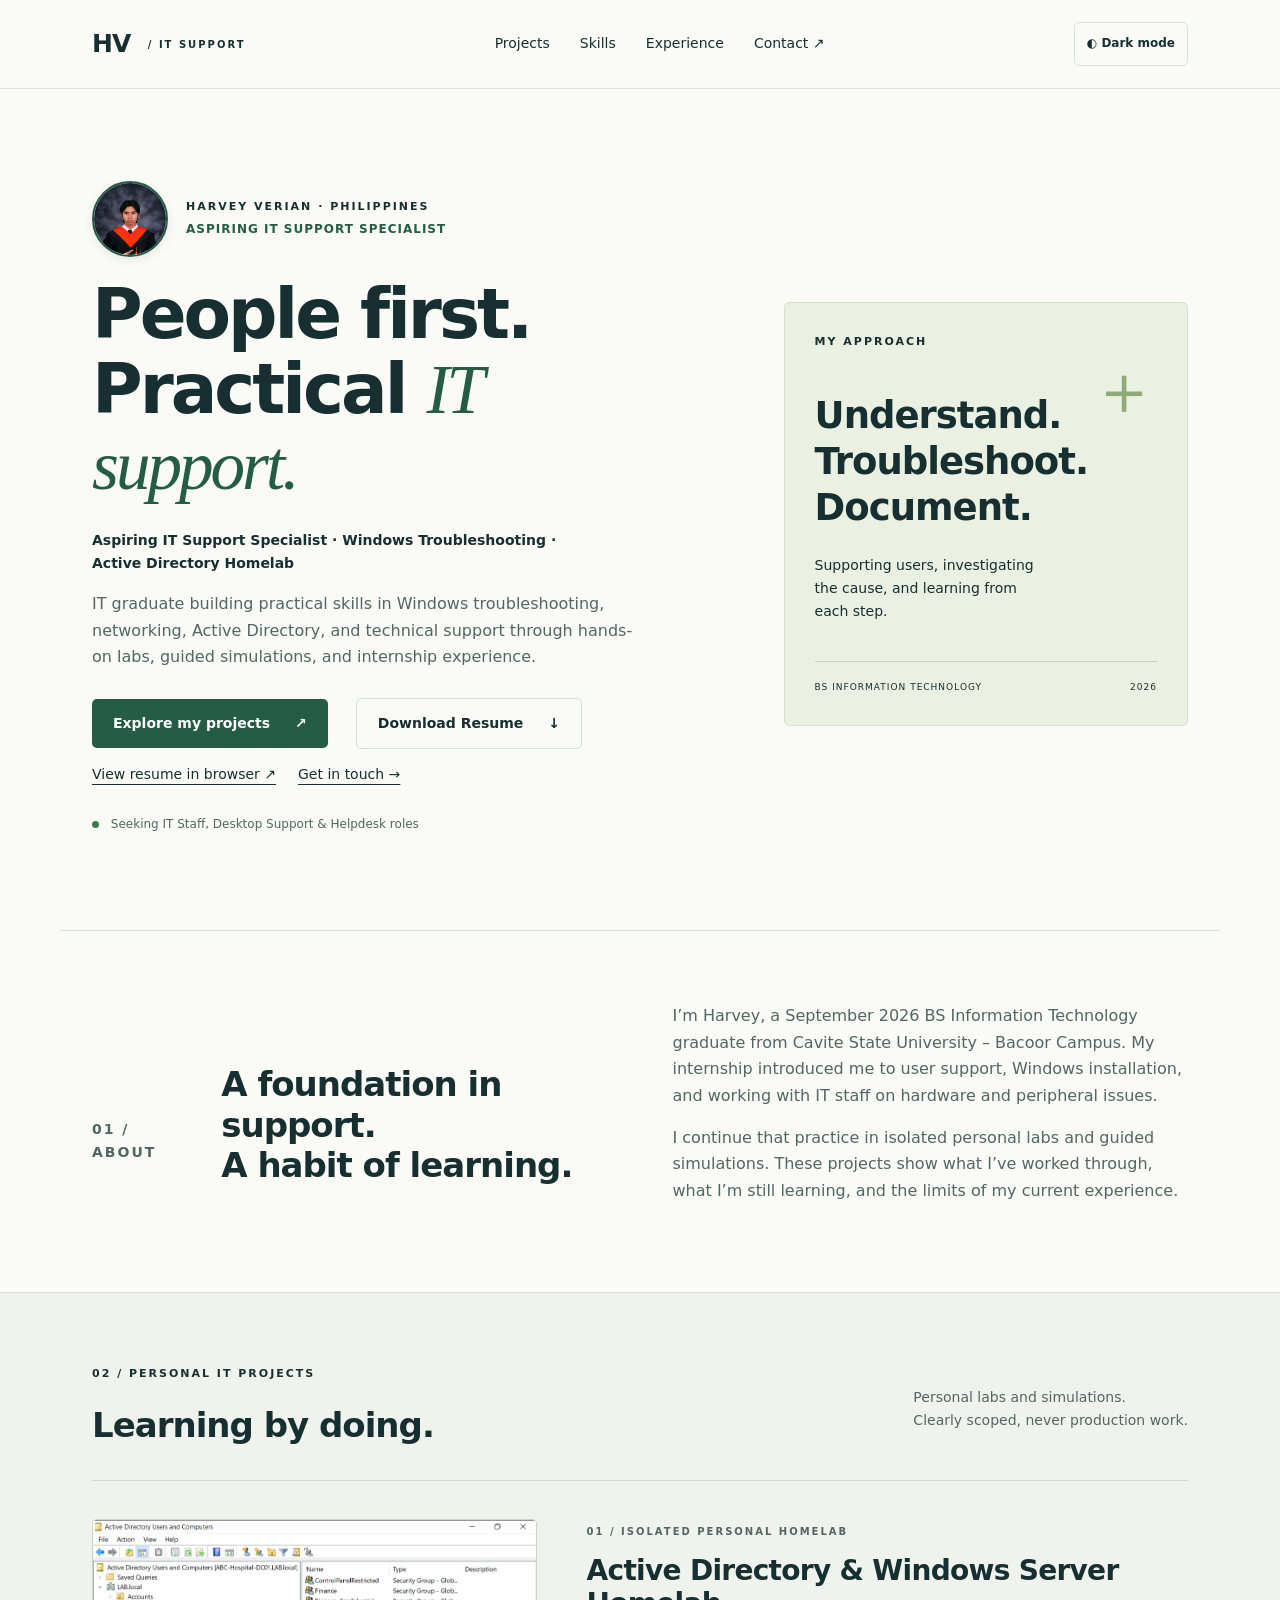
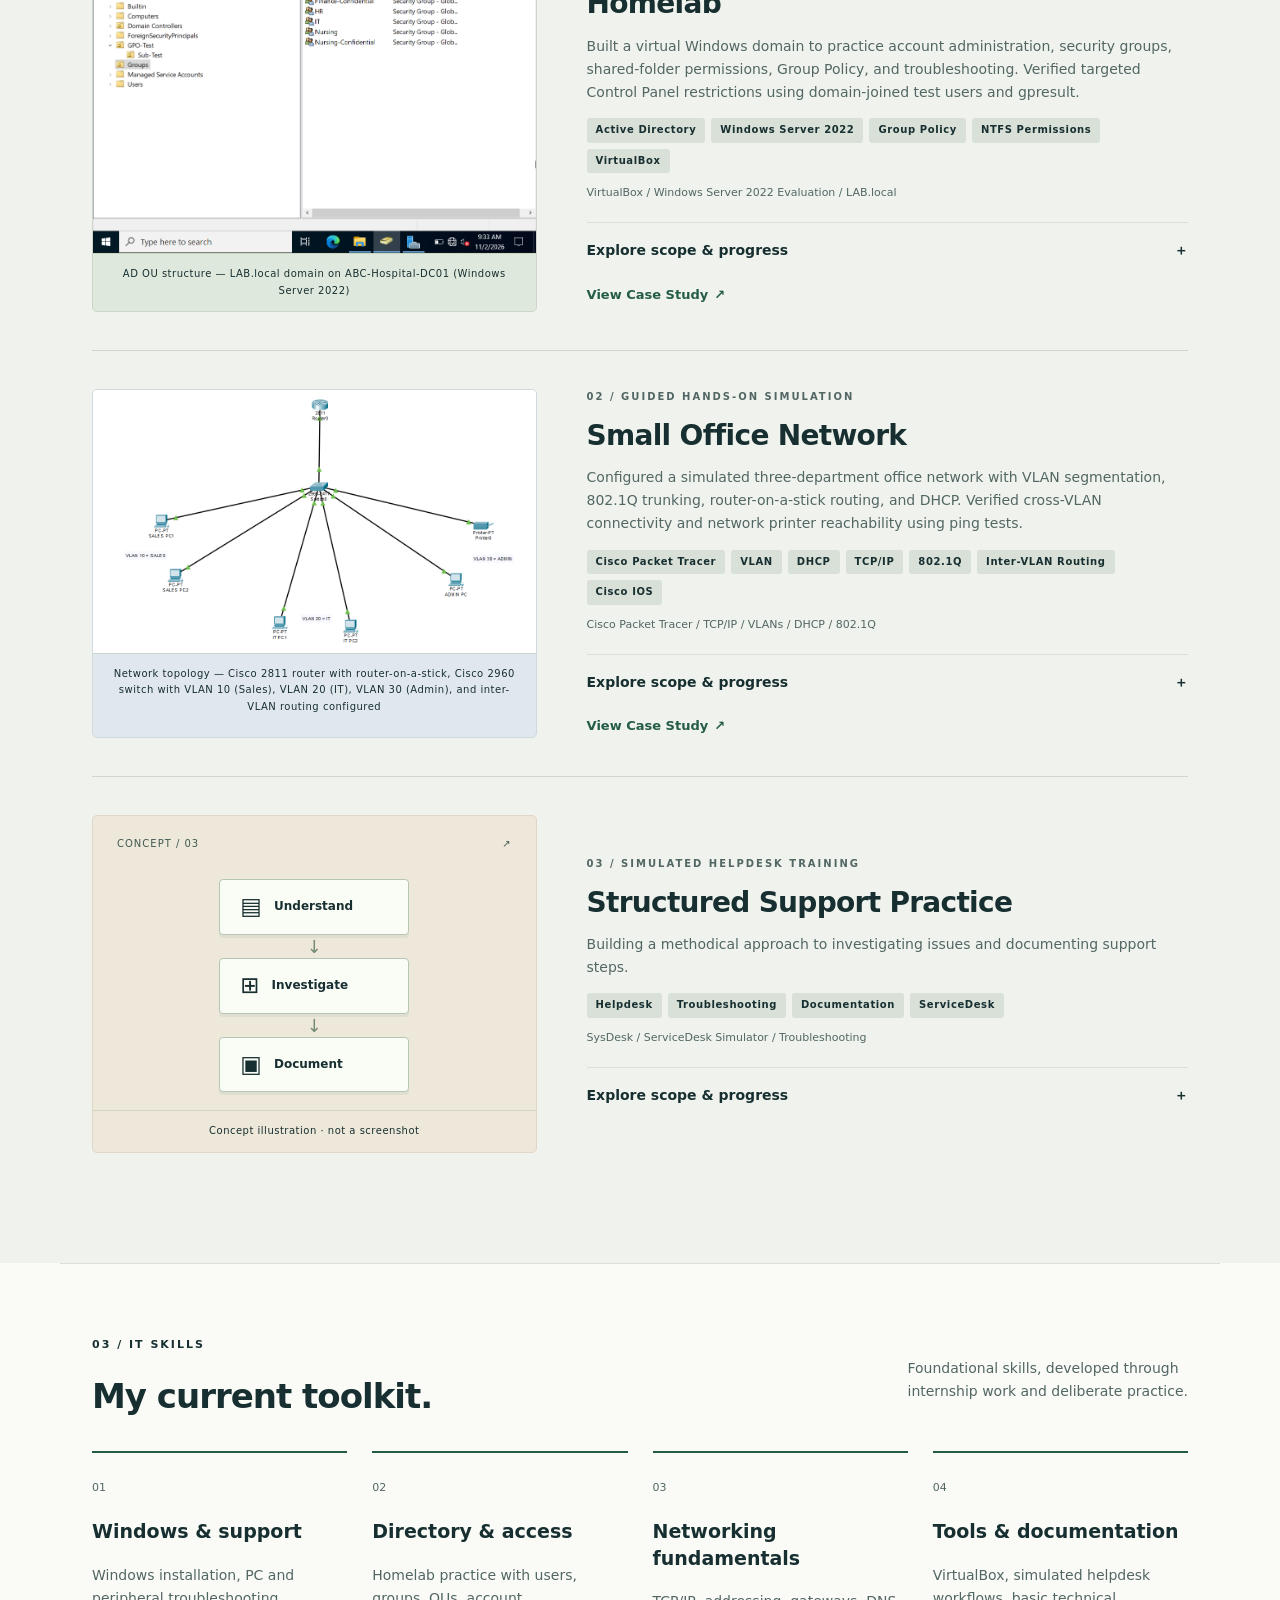
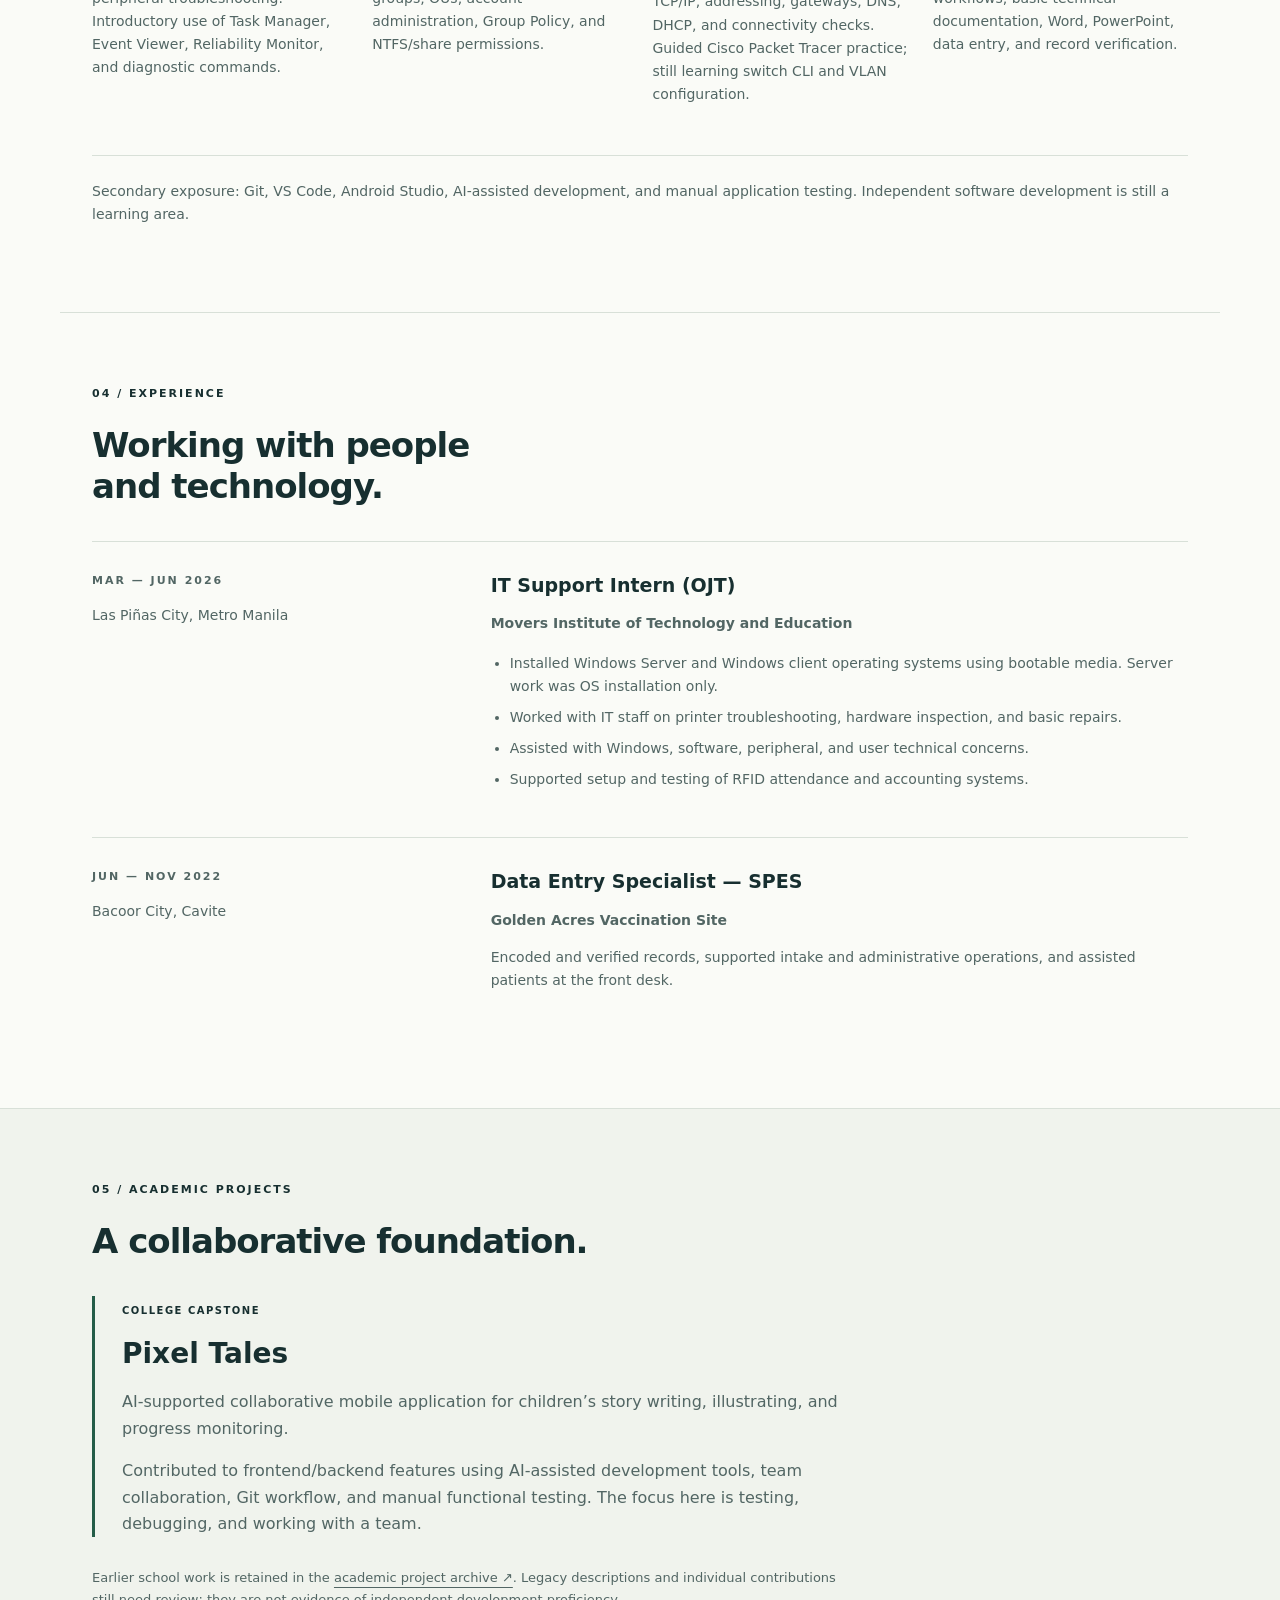
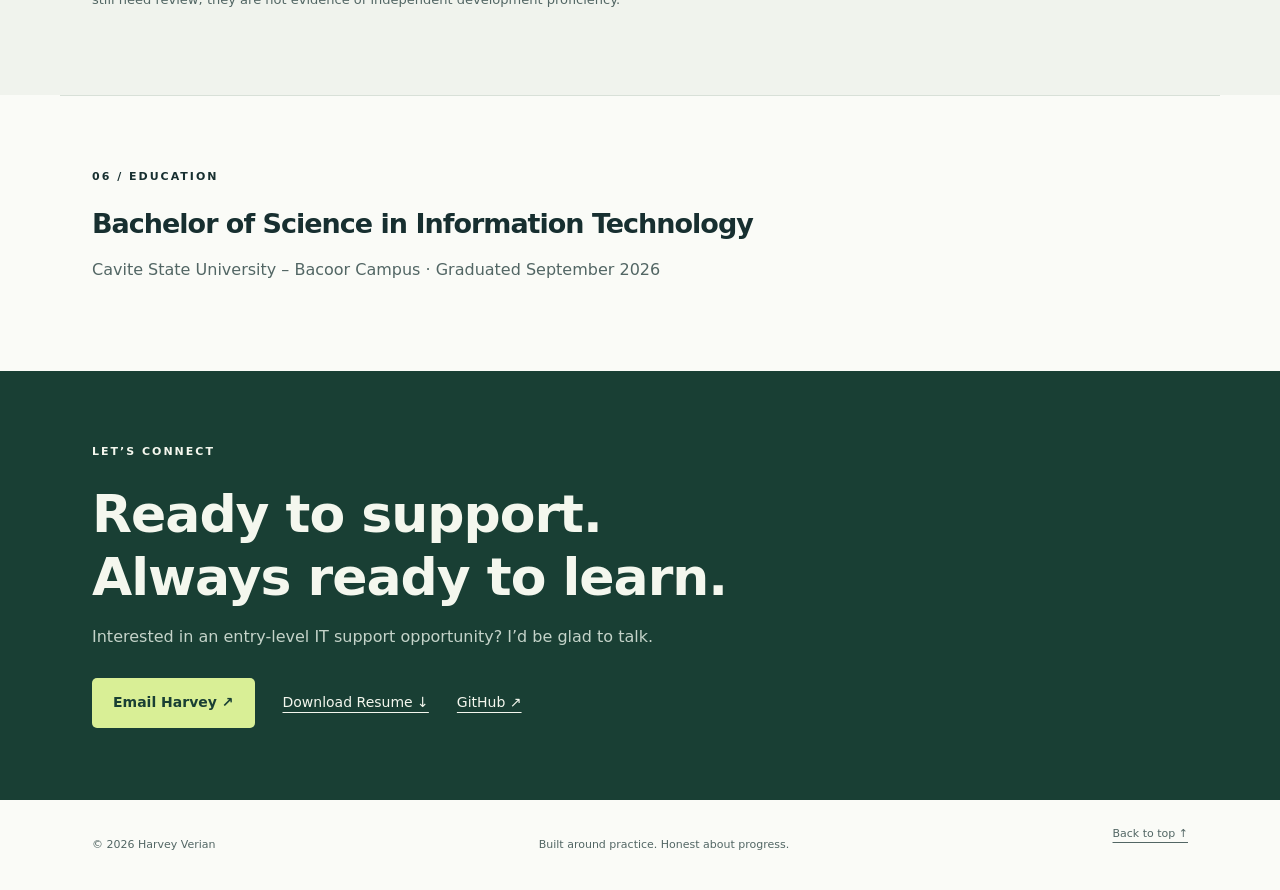
<file: index.html>
<!doctype html>
<html lang="en"><head><meta charset="utf-8"><meta name="viewport" content="width=device-width, initial-scale=1"><meta name="description" content="Harvey Verian — entry-level IT support, Windows troubleshooting, and personal Active Directory labs."><title>Harvey Verian | IT Support Portfolio</title><script>
// Apply the saved theme before paint; fall back to the device preference.
try { const saved = localStorage.getItem('portfolio-theme'); document.documentElement.dataset.theme = saved === 'dark' || saved === 'light' ? saved : (matchMedia('(prefers-color-scheme: dark)').matches ? 'dark' : 'light'); } catch { document.documentElement.dataset.theme = matchMedia('(prefers-color-scheme: dark)').matches ? 'dark' : 'light'; }
</script><link rel="stylesheet" href="portfolio.css"><script src="portfolio.js" defer></script></head>
<body><a class="skip" href="#main">Skip to content</a><header><nav class="wrap" aria-label="Main navigation"><a class="brand" href="#home">HV<span> / IT SUPPORT</span></a><div class="nav-links"><a href="#projects">Projects</a><a href="#skills">Skills</a><a href="#experience">Experience</a><a href="#contact">Contact ↗</a></div><button class="theme-toggle" type="button" aria-label="Dark mode" aria-pressed="false" hidden><span aria-hidden="true">◐</span> <span>Dark mode</span></button></nav></header>
<main id="main"><section class="hero wrap" id="home"><div><div class="hero-identity"><img class="hero-photo" src="assets/img/Profile/harvey-profile.jpg" alt="Portrait of Harvey M. Verian" width="76" height="76" loading="eager"><div><p class="eyebrow">HARVEY VERIAN · PHILIPPINES</p><p class="role-badge">Aspiring IT Support Specialist</p></div></div><h1>People first.<br>Practical <em>IT support.</em></h1><p class="headline">Aspiring IT Support Specialist · Windows Troubleshooting · Active Directory Homelab</p><p class="intro">IT graduate building practical skills in Windows troubleshooting, networking, Active Directory, and technical support through hands-on labs, guided simulations, and internship experience.</p><div class="actions"><a class="button" href="#projects">Explore my projects <span>↗</span></a><a class="button button--outline" href="assets/img/Documents/Harvey_Verian_Resume.pdf" download="Harvey_Verian_Resume.pdf">Download Resume <span>↓</span></a></div><div class="actions actions--secondary"><a class="text-link" href="assets/img/Documents/Harvey_Verian_Resume.pdf" target="_blank" rel="noopener noreferrer">View resume in browser ↗</a><a class="text-link" href="#contact">Get in touch →</a></div><p class="availability"><span></span> Seeking IT Staff, Desktop Support & Helpdesk roles</p></div><aside class="hero-note"><p class="eyebrow">MY APPROACH</p><div class="approach-mark" aria-hidden="true">＋</div><h2>Understand.<br>Troubleshoot.<br>Document.</h2><p>Supporting users, investigating the cause, and learning from each step.</p><div class="note-footer">BS INFORMATION TECHNOLOGY <span>2026</span></div></aside></section>
<section class="section wrap" id="about"><div class="section-heading"><p class="eyebrow">01 / ABOUT</p><h2>A foundation in support.<br>A habit of learning.</h2></div><div class="about-copy"><p>I’m Harvey, a September 2026 BS Information Technology graduate from Cavite State University – Bacoor Campus. My internship introduced me to user support, Windows installation, and working with IT staff on hardware and peripheral issues.</p><p>I continue that practice in isolated personal labs and guided simulations. These projects show what I’ve worked through, what I’m still learning, and the limits of my current experience.</p></div></section>
<section class="section tinted" id="projects"><div class="wrap"><div class="section-heading"><div><p class="eyebrow">02 / PERSONAL IT PROJECTS</p><h2>Learning by doing.</h2></div><p>Personal labs and simulations.<br>Clearly scoped, never production work.</p></div><div id="project-list"></div><noscript><p>JavaScript displays the project write-ups. These cover an isolated Active Directory homelab, a guided Packet Tracer network simulation, and simulated helpdesk training. No screenshots are required.</p></noscript></div></section>
<section class="section wrap" id="skills"><div class="section-heading"><div><p class="eyebrow">03 / IT SKILLS</p><h2>My current toolkit.</h2></div><p>Foundational skills, developed through<br>internship work and deliberate practice.</p></div><div class="skill-grid"><article><span class="skill-number">01</span><h3>Windows & support</h3><p>Windows installation, PC and peripheral troubleshooting. Introductory use of Task Manager, Event Viewer, Reliability Monitor, and diagnostic commands.</p></article><article><span class="skill-number">02</span><h3>Directory & access</h3><p>Homelab practice with users, groups, OUs, account administration, Group Policy, and NTFS/share permissions.</p></article><article><span class="skill-number">03</span><h3>Networking fundamentals</h3><p>TCP/IP, addressing, gateways, DNS, DHCP, and connectivity checks. Guided Cisco Packet Tracer practice; still learning switch CLI and VLAN configuration.</p></article><article><span class="skill-number">04</span><h3>Tools & documentation</h3><p>VirtualBox, simulated helpdesk workflows, basic technical documentation, Word, PowerPoint, data entry, and record verification.</p></article></div><p class="secondary">Secondary exposure: Git, VS Code, Android Studio, AI-assisted development, and manual application testing. Independent software development is still a learning area.</p></section>
<section class="section wrap" id="experience"><div class="section-heading"><div><p class="eyebrow">04 / EXPERIENCE</p><h2>Working with people<br>and technology.</h2></div></div><article class="experience"><div><p class="eyebrow">MAR — JUN 2026</p><p>Las Piñas City, Metro Manila</p></div><div><h3>IT Support Intern (OJT)</h3><p class="organization">Movers Institute of Technology and Education</p><ul><li>Installed Windows Server and Windows client operating systems using bootable media. Server work was OS installation only.</li><li>Worked with IT staff on printer troubleshooting, hardware inspection, and basic repairs.</li><li>Assisted with Windows, software, peripheral, and user technical concerns.</li><li>Supported setup and testing of RFID attendance and accounting systems.</li></ul></div></article><article class="experience"><div><p class="eyebrow">JUN — NOV 2022</p><p>Bacoor City, Cavite</p></div><div><h3>Data Entry Specialist — SPES</h3><p class="organization">Golden Acres Vaccination Site</p><p>Encoded and verified records, supported intake and administrative operations, and assisted patients at the front desk.</p></div></article></section>
<section class="section tinted" id="academic"><div class="wrap"><div class="section-heading"><div><p class="eyebrow">05 / ACADEMIC PROJECTS</p><h2>A collaborative foundation.</h2></div></div><article class="academic"><span class="tag">COLLEGE CAPSTONE</span><h3>Pixel Tales</h3><p>AI-supported collaborative mobile application for children’s story writing, illustrating, and progress monitoring.</p><p>Contributed to frontend/backend features using AI-assisted development tools, team collaboration, Git workflow, and manual functional testing. The focus here is testing, debugging, and working with a team.</p></article><p class="archive-note">Earlier school work is retained in the <a href="projects-gallery.html">academic project archive ↗</a>. Legacy descriptions and individual contributions still need review; they are not evidence of independent development proficiency.</p></div></section>
<section class="section wrap education"><p class="eyebrow">06 / EDUCATION</p><h2>Bachelor of Science in Information Technology</h2><p>Cavite State University – Bacoor Campus · Graduated September 2026</p></section>
<section class="contact" id="contact"><div class="wrap"><p class="eyebrow">LET’S CONNECT</p><h2>Ready to support.<br>Always ready to learn.</h2><p>Interested in an entry-level IT support opportunity? I’d be glad to talk.</p><div class="actions"><a class="button" href="mailto:verianharvz@gmail.com">Email Harvey ↗</a><a class="text-link" href="assets/img/Documents/Harvey_Verian_Resume.pdf" download="Harvey_Verian_Resume.pdf">Download Resume ↓</a><a class="text-link" href="https://github.com/VRhz07">GitHub ↗</a></div></div></section></main><footer class="wrap"><p>© 2026 Harvey Verian</p><p>Built around practice. Honest about progress.</p><a href="#home">Back to top ↑</a></footer></body></html>
</file>
<file: portfolio.css>
:root{--ink:#172f30;--muted:#526664;--paper:#fafbf7;--line:#d8e0d8;--green:#245c48;--lime:#d9ef96}*{box-sizing:border-box}html{scroll-behavior:smooth;scroll-padding-top:90px}body{margin:0;background:var(--paper);color:var(--ink);font:16px/1.65 system-ui,-apple-system,BlinkMacSystemFont,"Segoe UI",sans-serif}a{color:inherit;text-underline-offset:5px}a:hover{color:var(--green)}:focus-visible{outline:3px solid #ad6917;outline-offset:5px}.wrap{max-width:1160px;margin:auto;padding-inline:32px}header{border-bottom:1px solid var(--line);background:var(--paper)}nav{min-height:88px;display:flex;align-items:center;justify-content:space-between;gap:24px}.brand{font-size:25px;font-weight:800;text-decoration:none;letter-spacing:-1px}.brand span{font-size:10px;letter-spacing:2px;margin-left:12px;vertical-align:middle}.nav-links{display:flex;gap:30px;font-size:14px}.nav-links a{text-decoration:none}.hero{display:grid;grid-template-columns:1.5fr 1fr;gap:85px;padding-block:92px 84px}.eyebrow{font-size:11px;letter-spacing:2px;font-weight:700;text-transform:uppercase;margin:0 0 22px}h1{font-size:clamp(42px,5.4vw,70px);line-height:1.09;font-weight:600;letter-spacing:-3px;margin:0 0 26px}h1 em{font-family:Georgia,serif;font-weight:400;color:var(--green)}.headline{font-size:14px;font-weight:650;max-width:500px}.intro{color:var(--muted);max-width:550px}.actions{display:flex;align-items:center;gap:28px;flex-wrap:wrap;margin-top:28px}.button{display:inline-flex;gap:25px;background:var(--green);color:white;text-decoration:none;padding:13px 21px;border-radius:5px;font-size:14px;font-weight:600}.button:hover{background:#163f30;color:white}.text-link{font-size:14px}.availability{font-size:12px;color:var(--muted);margin-top:28px}.availability span{display:inline-block;background:#397c4b;width:7px;height:7px;border-radius:50%;margin-right:8px}.hero-note{align-self:center;background:#eaf0e2;border:1px solid #d7dfce;border-radius:5px;padding:30px;position:relative}.hero-note h2{font-size:37px;line-height:1.25;letter-spacing:-1px;margin:42px 0 22px}.hero-note>p:not(.eyebrow){font-size:14px;max-width:240px}.approach-mark{position:absolute;right:28px;top:52px;font-size:70px;line-height:1;color:#92aa77;font-weight:200}.note-footer{font-size:9px;letter-spacing:1px;border-top:1px solid #c7d3bb;margin-top:38px;padding-top:18px;display:flex;justify-content:space-between}.section{padding-block:72px;border-top:1px solid var(--line)}.section-heading{display:flex;justify-content:space-between;gap:35px;align-items:end;margin-bottom:34px}.section-heading h2,h2{font-size:34px;line-height:1.2;letter-spacing:-1px;font-weight:550;margin:0}.section-heading>p{font-size:14px;color:var(--muted)}#about{display:grid;grid-template-columns:1fr 1fr;gap:65px}.about-copy p{margin:0 0 16px;color:var(--muted)}.tinted{background:#f0f3ed}.project{display:grid;grid-template-columns:0.85fr 1.15fr;gap:50px;padding-block:38px;border-top:1px solid #ced8cc}.project-visual{margin:0;min-height:310px;border-radius:5px;background:#dfe8dc;border:1px solid #cbd6c8;display:flex;flex-direction:column;overflow:hidden}.network{background:#e1e8ed;border-color:#cfd9df}.helpdesk{background:#eee8da;border-color:#dfd6c6}.visual-top{display:flex;justify-content:space-between;font-size:10px;letter-spacing:1px;margin:20px 24px;color:#405951}.diagram{display:flex;flex-direction:column;align-items:center;justify-content:center;flex:1;padding:6px 20px 18px}.diagram-node{display:flex;align-items:center;gap:12px;background:#fafcf6;border:1px solid #b6c6b4;box-shadow:0 3px 0 #bccdba55;border-radius:4px;padding:8px 20px;min-width:190px;font-size:12px;font-weight:600}.node-icon{font-size:23px;font-weight:400}.connector{font-size:18px;line-height:23px;color:#738a75}figcaption{padding:12px 20px;font-size:10px;letter-spacing:.5px;border-top:1px solid #82967d40;text-align:center}.project-visual img{display:block;width:100%;height:auto;max-height:420px;object-fit:contain;flex-shrink:0}.project-copy{align-self:center;min-width:0}.project-copy .eyebrow{font-size:10px;margin-bottom:13px}.project-copy h3{font-size:28px;line-height:1.2;letter-spacing:-.7px;margin:0 0 14px}.project-copy p{color:var(--muted);font-size:14px}.project-copy .tools{font-size:11px;border-bottom:1px solid var(--line);padding-bottom:20px}.project-copy details{font-size:14px}.project-copy summary{cursor:pointer;display:flex;align-items:center;justify-content:space-between;font-weight:650;padding:5px 0}.project-copy summary::marker{content:''}.project-copy details[open] summary span{transform:rotate(45deg)}h4{margin:22px 0 8px;font-size:12px;color:var(--green)}ul{padding-left:19px;color:var(--muted)}li{margin:8px 0}.evidence-note{border-left:3px solid #839f77;padding-left:12px}.skill-grid{display:grid;grid-template-columns:repeat(4,1fr);gap:25px}.skill-grid article{border-top:2px solid var(--green);padding-top:20px}.skill-number{font-size:11px;color:var(--muted)}h3{font-size:19px;line-height:1.4}.skill-grid p,.secondary{font-size:14px;color:var(--muted)}.secondary{margin-top:35px;border-top:1px solid var(--line);padding-top:24px}.experience{display:grid;grid-template-columns:1fr 2fr;gap:50px;border-top:1px solid var(--line);padding-block:30px}.experience h3{margin:0}.experience p,.experience li{font-size:14px;color:var(--muted)}.experience .eyebrow{font-size:11px;margin-bottom:0}.organization{font-weight:600}.academic{max-width:760px;border-left:3px solid var(--green);padding:0 0 0 27px}.academic h3{font-size:28px;margin:12px 0}.academic p{color:var(--muted)}.tag{font-size:10px;letter-spacing:1.5px;font-weight:650}.archive-note{font-size:13px;max-width:760px;margin-top:30px;color:var(--muted)}.education h2{font-size:27px}.education p:last-child{color:var(--muted)}.contact{background:#193f34;color:#f4f7ee;padding-block:72px}.contact h2{font-size:clamp(35px,5vw,52px)}.contact p:not(.eyebrow){color:#c4d3c9}.contact .button{background:var(--lime);color:#193f34}.contact a:hover{color:#d9ef96}.contact .button:hover{background:white;color:#193f34}footer{display:flex;justify-content:space-between;gap:20px;padding-block:25px;font-size:11px;color:var(--muted)}.skip{position:absolute;left:20px;top:-100px;background:white;padding:12px;z-index:10}.skip:focus{top:10px}@media(max-width:850px){.hero{gap:30px}.hero-note{padding:24px}.hero-note h2{font-size:30px}.skill-grid{grid-template-columns:1fr 1fr}.project{gap:28px}#about{gap:30px}.brand span{display:none}}@media(max-width:600px){.wrap{padding-inline:22px}nav{min-height:76px;gap:15px}.nav-links{gap:13px;font-size:11px}.brand{font-size:22px}.hero{grid-template-columns:1fr;padding-block:52px;gap:32px}h1{letter-spacing:-2px}.hero-note h2{margin-top:25px}.hero-note{max-width:100%}.section{padding-block:48px}.section-heading{display:block}.section-heading h2,h2{font-size:29px}#about,.project,.experience{grid-template-columns:1fr;gap:20px}.project{padding-block:30px}.project-visual{min-height:300px}.project-copy h3{font-size:25px}.skill-grid{gap:20px}.skill-grid h3{font-size:17px}.skill-grid p{font-size:13px}footer{flex-wrap:wrap}footer p{margin:0}.contact{padding-block:50px}}@media(prefers-reduced-motion:reduce){html{scroll-behavior:auto}}

/* Theme control and dark palette. */
:root{color-scheme:light}
.theme-toggle{font:inherit;font-size:12px;font-weight:600;white-space:nowrap;cursor:pointer;color:var(--ink);background:transparent;border:1px solid var(--line);border-radius:5px;padding:8px 12px;min-height:44px}
.theme-toggle:hover{background:var(--line)}
.theme-toggle[hidden]{display:none}
:root[data-theme="dark"]{color-scheme:dark;--ink:#e7eee8;--muted:#b2c3bc;--paper:#121d1a;--line:#354a40;--green:#b4d99b;--lime:#d9ef96}
[data-theme="dark"] .hero-note{background:#21372c;border-color:#40583f}
[data-theme="dark"] .approach-mark{color:#a4bf8d}
[data-theme="dark"] .note-footer{border-color:#4a6247}
[data-theme="dark"] .tinted{background:#192820}
[data-theme="dark"] .project{border-color:var(--line)}
[data-theme="dark"] .project-visual{background:#253c2f;border-color:#49614b}
[data-theme="dark"] .network{background:#263b45;border-color:#45606b}
[data-theme="dark"] .helpdesk{background:#3b3528;border-color:#635840}
[data-theme="dark"] .visual-top{color:#d0ded2}
[data-theme="dark"] .diagram-node{background:#15271e;border-color:#698166;box-shadow:none}
[data-theme="dark"] .connector{color:#a9bea4}
[data-theme="dark"] .availability span{background:#b4d99b}
[data-theme="dark"] .button{background:#b4d99b;color:#15271e}
[data-theme="dark"] .button:hover{background:#d9ef96;color:#15271e}
[data-theme="dark"] .skip{background:#21372c;color:var(--ink)}
[data-theme="dark"] :focus-visible{outline-color:#efc47a}
@media(max-width:850px){nav{flex-wrap:wrap;justify-content:flex-start;padding-block:14px;gap:12px 20px}.nav-links{margin-left:auto}.theme-toggle{margin-left:auto}}
@media(max-width:600px){.theme-toggle{font-size:11px;padding:6px 10px}.nav-links{gap:12px}nav .brand{margin-right:auto}.nav-links{margin-left:0}}


/* Hero Identity & Profile Photo */
.hero-identity{display:flex;align-items:center;gap:18px;margin-bottom:20px}
.hero-photo{width:76px;height:76px;border-radius:50%;object-fit:cover;object-position:center top;border:2px solid var(--green);box-shadow:0 3px 10px rgba(0,0,0,.08);flex-shrink:0}
.hero-identity .eyebrow{margin:0 0 4px}
.role-badge{margin:0;font-size:12px;font-weight:700;color:var(--green);letter-spacing:1px;text-transform:uppercase}

/* Button & Action variations */
.button--outline{background:transparent;color:var(--ink);border:1px solid var(--line)}
.button--outline:hover{background:var(--line);color:var(--ink)}
.actions--secondary{margin-top:14px;gap:22px}

/* Project card enhancements */
.project-tags{display:flex;flex-wrap:wrap;gap:6px;margin:8px 0 4px}
.project-tag{font-size:10px;font-weight:650;letter-spacing:.6px;background:var(--line);color:var(--ink);padding:4px 9px;border-radius:3px}
.case-study-link{display:inline-flex;align-items:center;gap:6px;margin-top:16px;font-size:13px;font-weight:650;color:var(--green);text-decoration:none;border-bottom:1px solid transparent;transition:border-color .15s}
.case-study-link:hover{border-bottom-color:var(--green)}

/* Dark theme overrides */
[data-theme="dark"] .hero-photo{border-color:var(--green);box-shadow:none}
[data-theme="dark"] .role-badge{color:var(--green)}
[data-theme="dark"] .button--outline{background:transparent;color:var(--ink);border-color:var(--line)}
[data-theme="dark"] .button--outline:hover{background:var(--line);color:var(--ink)}
[data-theme="dark"] .case-study-link{color:var(--green)}

/* Responsive adjustments */
@media(max-width:600px){
  .hero-identity{gap:14px;margin-bottom:16px}
  .hero-photo{width:64px;height:64px}
  .actions--secondary{margin-top:12px;gap:16px}
}
</file>
